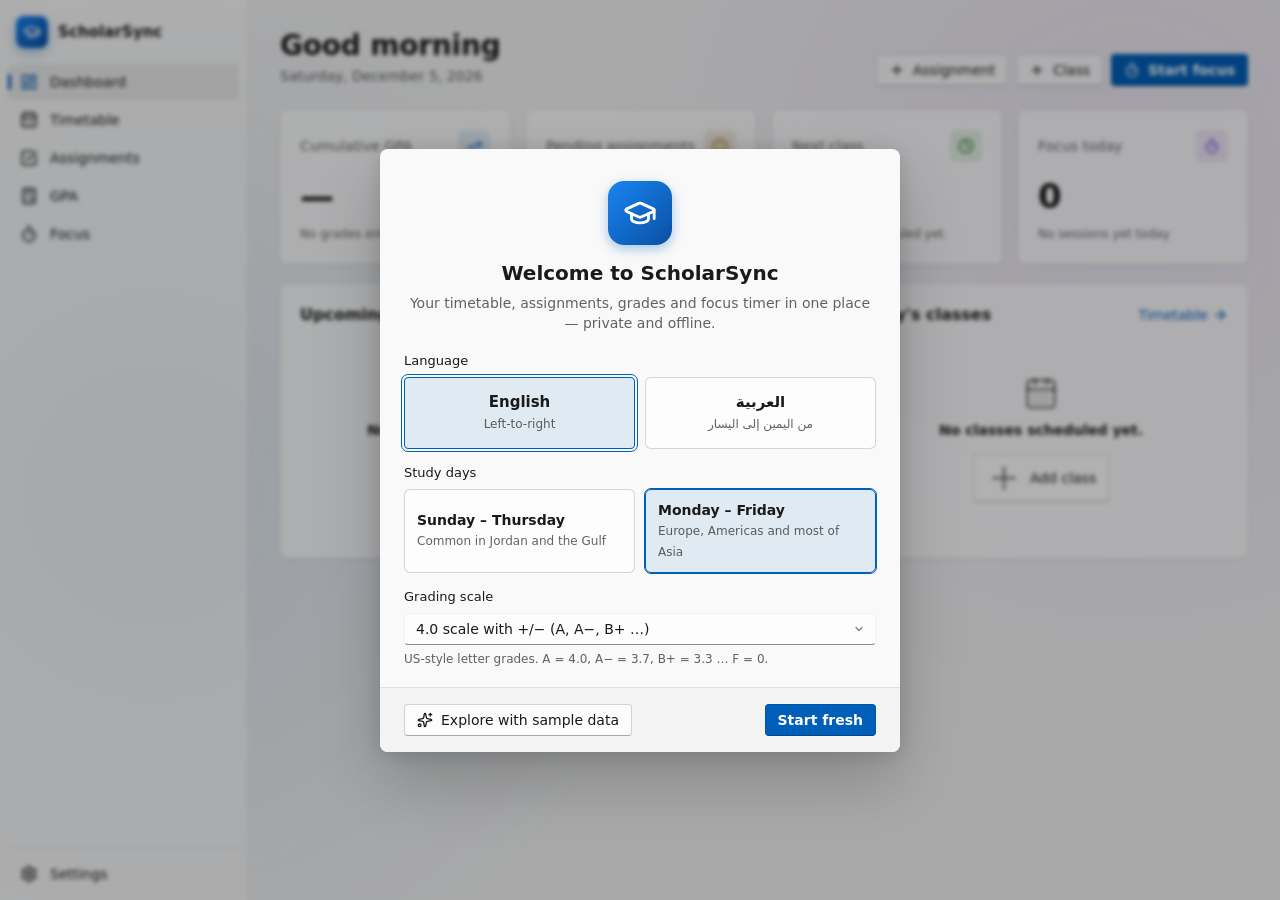
<file: index.html>
<!DOCTYPE html>
<html lang="en" dir="ltr" data-theme="dark">
<head>
  <meta charset="utf-8">
  <meta name="viewport" content="width=device-width, initial-scale=1, viewport-fit=cover">
  <title>ScholarSync</title>
  <meta name="description" content="ScholarSync — the student planner for Windows: weekly timetable, assignment tracker, GPA calculator and focus timer. Works fully offline, in English and Arabic.">
  <meta name="application-name" content="ScholarSync">
  <meta name="theme-color" content="#202020">
  <meta name="color-scheme" content="dark light">
  <link rel="manifest" href="manifest.webmanifest">
  <link rel="icon" href="icons/favicon.ico" sizes="any">
  <link rel="icon" type="image/png" sizes="32x32" href="icons/icon-32.png">
  <link rel="icon" type="image/png" sizes="192x192" href="icons/icon-192.png">
  <link rel="apple-touch-icon" href="icons/apple-touch-icon.png">
  <link rel="stylesheet" href="css/app.css">
  <script>
    /* Apply the saved theme and language before first paint (prevents a flash). */
    (function () {
      try {
        var raw = localStorage.getItem('scholarsync.v2');
        var s = raw ? (JSON.parse(raw).settings || {}) : {};
        var theme = s.theme || 'system';
        if (theme === 'system') theme = window.matchMedia('(prefers-color-scheme: dark)').matches ? 'dark' : 'light';
        document.documentElement.setAttribute('data-theme', theme);
        var lang = s.language || (((navigator.language || '').toLowerCase().indexOf('ar') === 0) ? 'ar' : 'en');
        document.documentElement.lang = lang;
        document.documentElement.dir = lang === 'ar' ? 'rtl' : 'ltr';
      } catch (e) { /* ignore */ }
    })();
  </script>
</head>
<body>
  <div class="ambient" aria-hidden="true"></div>

  <!-- Title bar strip, shown only when the installed app uses Window Controls Overlay -->
  <div class="titlebar" aria-hidden="true">
    <span data-icon="graduation-cap"></span>
    <span class="titlebar-title">ScholarSync</span>
  </div>

  <div class="app" id="app">
    <!-- ===================== Navigation ===================== -->
    <nav class="nav" aria-label="Main navigation">
      <div class="nav-brand">
        <div class="brand-mark" aria-hidden="true"><span data-icon="graduation-cap"></span></div>
        <span class="brand-name">ScholarSync</span>
      </div>
      <ul class="nav-list">
        <li><button class="nav-item is-active" data-view="dashboard" type="button"><span data-icon="layout-dashboard"></span><span class="nav-label" data-i18n="nav.dashboard">Dashboard</span></button></li>
        <li><button class="nav-item" data-view="timetable" type="button"><span data-icon="calendar-days"></span><span class="nav-label" data-i18n="nav.timetable">Timetable</span></button></li>
        <li><button class="nav-item" data-view="assignments" type="button"><span data-icon="square-check-big"></span><span class="nav-label" data-i18n="nav.assignments">Assignments</span><span class="nav-badge" id="nav-badge-assignments" hidden>0</span></button></li>
        <li><button class="nav-item" data-view="gpa" type="button"><span data-icon="calculator"></span><span class="nav-label" data-i18n="nav.gpa">GPA</span></button></li>
        <li><button class="nav-item" data-view="focus" type="button"><span data-icon="timer"></span><span class="nav-label" data-i18n="nav.focus">Focus</span></button></li>
      </ul>
      <div class="nav-footer">
        <button class="nav-item" data-view="settings" type="button"><span data-icon="settings"></span><span class="nav-label" data-i18n="nav.settings">Settings</span></button>
      </div>
    </nav>

    <!-- ===================== Content ===================== -->
    <main class="content" id="content">

      <!-- ---------- Dashboard ---------- -->
      <section class="view page" id="view-dashboard">
        <header class="page-header">
          <div>
            <h1 class="title" id="dash-greeting">Welcome</h1>
            <p class="subtitle" id="dash-date"></p>
          </div>
          <div class="header-actions">
            <button class="btn" type="button" data-action="add-assignment"><span data-icon="plus"></span><span data-i18n="dash.addAssignment">Assignment</span></button>
            <button class="btn" type="button" data-action="add-class"><span data-icon="plus"></span><span data-i18n="dash.addClass">Class</span></button>
            <button class="btn accent" type="button" data-action="go-focus"><span data-icon="timer"></span><span data-i18n="dash.startFocus">Start focus</span></button>
          </div>
        </header>

        <div class="stats-grid">
          <article class="card stat">
            <div class="stat-head"><span data-i18n="dash.gpa">Cumulative GPA</span><span class="stat-icon blue"><span data-icon="trending-up"></span></span></div>
            <div class="stat-value num" id="stat-gpa">—</div>
            <div class="stat-foot" id="stat-gpa-foot"></div>
          </article>
          <article class="card stat">
            <div class="stat-head"><span data-i18n="dash.pending">Pending assignments</span><span class="stat-icon amber"><span data-icon="circle-alert"></span></span></div>
            <div class="stat-value num" id="stat-pending">0</div>
            <div class="stat-foot" id="stat-pending-foot"></div>
          </article>
          <article class="card stat">
            <div class="stat-head"><span data-i18n="dash.nextClass">Next class</span><span class="stat-icon green"><span data-icon="clock"></span></span></div>
            <div class="stat-value small" id="stat-next-class">—</div>
            <div class="stat-foot" id="stat-next-foot"></div>
          </article>
          <article class="card stat">
            <div class="stat-head"><span data-i18n="dash.focusToday">Focus today</span><span class="stat-icon purple"><span data-icon="timer"></span></span></div>
            <div class="stat-value num" id="stat-focus">0</div>
            <div class="stat-foot" id="stat-focus-foot"></div>
          </article>
        </div>

        <div class="dash-grid">
          <article class="card">
            <div class="card-head">
              <h2 class="h2" data-i18n="dash.deadlines">Upcoming deadlines</h2>
              <button class="link" type="button" data-view-link="assignments"><span data-i18n="dash.viewAll">View all</span><span data-icon="arrow-right" class="flip-wrap"></span></button>
            </div>
            <div class="list" id="dash-deadlines"></div>
          </article>
          <article class="card">
            <div class="card-head">
              <h2 class="h2" id="dash-classes-title" data-i18n="dash.todayClasses">Today's classes</h2>
              <button class="link" type="button" data-view-link="timetable"><span data-i18n="dash.timetable">Timetable</span><span data-icon="arrow-right" class="flip-wrap"></span></button>
            </div>
            <div class="list" id="dash-classes"></div>
          </article>
        </div>
      </section>

      <!-- ---------- Timetable ---------- -->
      <section class="view page" id="view-timetable" hidden>
        <header class="page-header">
          <div>
            <h1 class="title" data-i18n="tt.title">Timetable</h1>
            <p class="subtitle" data-i18n="tt.subtitle">Your weekly classes, lectures and labs.</p>
          </div>
          <div class="header-actions">
            <div class="segmented" role="tablist" id="tt-mode">
              <button type="button" class="is-active" data-tt-mode="day" role="tab" data-i18n="tt.day">Day</button>
              <button type="button" data-tt-mode="week" role="tab" data-i18n="tt.week">Week</button>
            </div>
            <button class="btn accent" type="button" data-action="add-class"><span data-icon="plus"></span><span data-i18n="tt.addClass">Add class</span></button>
          </div>
        </header>
        <div id="tt-day-view">
          <div class="chips" id="tt-day-tabs"></div>
          <div class="tt-cards" id="tt-day-list"></div>
        </div>
        <div id="tt-week-view" hidden>
          <div class="card week" id="tt-week"></div>
        </div>
      </section>

      <!-- ---------- Assignments ---------- -->
      <section class="view page" id="view-assignments" hidden>
        <header class="page-header">
          <div>
            <h1 class="title" data-i18n="as.title">Assignments</h1>
            <p class="subtitle" data-i18n="as.subtitle">Homework, projects and exams — never miss a deadline.</p>
          </div>
          <div class="header-actions">
            <button class="btn accent" type="button" data-action="add-assignment"><span data-icon="plus"></span><span data-i18n="as.add">Add assignment</span></button>
          </div>
        </header>
        <div class="chips" id="as-filters">
          <button type="button" class="chip is-active" data-filter="all"><span data-i18n="as.filter.all">All</span> <span class="count" id="as-count-all"></span></button>
          <button type="button" class="chip" data-filter="pending"><span data-i18n="as.filter.pending">Pending</span> <span class="count" id="as-count-pending"></span></button>
          <button type="button" class="chip" data-filter="overdue"><span data-i18n="as.filter.overdue">Overdue</span> <span class="count" id="as-count-overdue"></span></button>
          <button type="button" class="chip" data-filter="completed"><span data-i18n="as.filter.completed">Completed</span> <span class="count" id="as-count-completed"></span></button>
        </div>
        <div class="card flat list-sections" id="as-list"></div>
      </section>

      <!-- ---------- GPA ---------- -->
      <section class="view page" id="view-gpa" hidden>
        <header class="page-header">
          <div>
            <h1 class="title" data-i18n="gpa.title">GPA calculator</h1>
            <p class="subtitle" data-i18n="gpa.subtitle">Track every semester and your cumulative standing.</p>
          </div>
          <div class="header-actions">
            <select class="select" id="gpa-semester" aria-label="Semester" style="min-width: 180px; width: auto;"></select>
            <button class="btn icon-only" type="button" data-action="add-semester" data-i18n-title="gpa.addSemester"><span data-icon="plus"></span></button>
            <button class="btn icon-only" type="button" data-action="rename-semester" data-i18n-title="gpa.renameSemester"><span data-icon="pencil"></span></button>
            <button class="btn icon-only" type="button" data-action="delete-semester" data-i18n-title="gpa.deleteSemester"><span data-icon="trash-2"></span></button>
            <button class="btn accent" type="button" data-action="add-course"><span data-icon="plus"></span><span data-i18n="gpa.addCourse">Add course</span></button>
          </div>
        </header>

        <div class="stats-grid">
          <article class="card stat gpa-hero">
            <span class="muted strong" data-i18n="gpa.semesterGpa">Semester GPA</span>
            <div class="big num" id="gpa-semester-value">—</div>
            <span class="caption" id="gpa-semester-credits"></span>
          </article>
          <article class="card stat gpa-hero">
            <span class="muted strong" data-i18n="gpa.cumulative">Cumulative GPA</span>
            <div class="big num" id="gpa-cumulative-value">—</div>
            <span class="caption" id="gpa-cumulative-credits"></span>
          </article>
          <article class="card stat gpa-hero">
            <span class="muted strong" data-i18n="gpa.scaleLabel">Grading scale</span>
            <div class="h2" id="gpa-scale-name" style="margin-top: 10px;"></div>
            <button class="link" type="button" data-view-link="settings" style="margin-top: 6px;"><span data-i18n="gpa.changeScale">Change in Settings</span></button>
          </article>
        </div>

        <div class="gpa-layout">
          <article class="card flat">
            <table class="table" id="gpa-table">
              <thead>
                <tr>
                  <th data-i18n="gpa.course">Course</th>
                  <th class="num" data-i18n="gpa.credits">Credits</th>
                  <th data-i18n="gpa.grade">Grade</th>
                  <th class="num" data-i18n="gpa.points">Points</th>
                  <th></th>
                </tr>
              </thead>
              <tbody id="gpa-rows"></tbody>
            </table>
            <div id="gpa-empty"></div>
          </article>
          <aside class="card">
            <h2 class="h3" data-i18n="gpa.planner">Target planner</h2>
            <p class="hint" style="margin: 4px 0 14px;" data-i18n="gpa.plannerHint">See the average you need in your remaining credits to reach a target cumulative GPA.</p>
            <div class="field" style="margin-bottom: 10px;">
              <label for="plan-target" data-i18n="gpa.target">Target cumulative GPA</label>
              <input class="input" type="number" id="plan-target" step="0.01" min="0" inputmode="decimal">
            </div>
            <div class="field">
              <label for="plan-credits" data-i18n="gpa.remainingCredits">Remaining credits</label>
              <input class="input" type="number" id="plan-credits" step="1" min="1" inputmode="numeric" value="15">
            </div>
            <div class="planner-result" id="plan-result"></div>
          </aside>
        </div>
      </section>

      <!-- ---------- Focus timer ---------- -->
      <section class="view page" id="view-focus" hidden>
        <header class="page-header">
          <div>
            <h1 class="title" data-i18n="focus.title">Focus timer</h1>
            <p class="subtitle" data-i18n="focus.subtitle">Work in focused sessions with the Pomodoro technique.</p>
          </div>
        </header>
        <div class="focus-layout">
          <article class="card timer-card">
            <div class="segmented" id="timer-modes" role="tablist">
              <button type="button" class="is-active" data-mode="work" role="tab" data-i18n="focus.mode.work">Focus</button>
              <button type="button" data-mode="short" role="tab" data-i18n="focus.mode.short">Short break</button>
              <button type="button" data-mode="long" role="tab" data-i18n="focus.mode.long">Long break</button>
            </div>
            <div class="ring-wrap">
              <svg viewBox="0 0 100 100" aria-hidden="true">
                <circle class="ring-track" cx="50" cy="50" r="46" fill="none" stroke-width="3"></circle>
                <circle class="ring-progress" id="ring-progress" cx="50" cy="50" r="46" fill="none" stroke-width="5" stroke-linecap="round" stroke-dasharray="289.03" stroke-dashoffset="0"></circle>
              </svg>
              <div class="ring-center">
                <div class="timer-display num" id="timer-display">25:00</div>
                <div class="timer-label" id="timer-label" data-i18n="focus.label.work">Focus session</div>
                <div class="timer-task" id="timer-task"></div>
              </div>
            </div>
            <div class="timer-controls">
              <button class="btn-circle" type="button" id="btn-timer-reset" data-i18n-title="focus.reset"><span data-icon="rotate-ccw"></span></button>
              <button class="btn-big" type="button" id="btn-timer-toggle" data-i18n-title="focus.start"><span data-icon="play" id="timer-toggle-icon"></span></button>
              <button class="btn-circle" type="button" id="btn-timer-skip" data-i18n-title="focus.skip"><span data-icon="skip-forward" class="flip-wrap"></span></button>
            </div>
            <div class="cycle-dots" id="cycle-dots" aria-hidden="true"></div>
            <p class="hint" id="timer-stats"></p>
          </article>

          <div class="focus-side">
            <article class="card">
              <div class="card-head" style="margin-bottom: 10px;"><h2 class="h3" data-i18n="focus.focusingOn">Focusing on</h2></div>
              <select class="select" id="focus-task"></select>
            </article>
            <article class="card">
              <div class="card-head" style="margin-bottom: 10px;"><h2 class="h3" data-i18n="focus.sounds">Ambient sounds</h2><button class="btn subtle icon-only sm" type="button" id="btn-sound-off" data-i18n-title="focus.soundOff" hidden><span data-icon="volume-x"></span></button></div>
              <div class="sound-grid" id="sound-grid">
                <button type="button" class="sound-btn" data-sound="rain"><span data-icon="cloud-rain"></span><span data-i18n="focus.sound.rain">Rain</span></button>
                <button type="button" class="sound-btn" data-sound="cafe"><span data-icon="coffee"></span><span data-i18n="focus.sound.cafe">Café</span></button>
                <button type="button" class="sound-btn" data-sound="white"><span data-icon="waves"></span><span data-i18n="focus.sound.white">White noise</span></button>
                <button type="button" class="sound-btn" data-sound="brown"><span data-icon="audio-lines"></span><span data-i18n="focus.sound.brown">Brown noise</span></button>
              </div>
              <div class="field" style="margin-top: 14px;">
                <label for="sound-volume" class="caption" data-i18n="focus.volume">Volume</label>
                <input type="range" class="range" id="sound-volume" min="0" max="100" value="60">
              </div>
            </article>
            <article class="card">
              <div class="card-head" style="margin-bottom: 10px;"><h2 class="h3" data-i18n="focus.durations">Durations (minutes)</h2></div>
              <div class="duration-grid">
                <div class="field"><label for="dur-work" data-i18n="focus.mode.work">Focus</label><input class="input" type="number" id="dur-work" min="1" max="180" inputmode="numeric"></div>
                <div class="field"><label for="dur-short" data-i18n="focus.mode.short">Short break</label><input class="input" type="number" id="dur-short" min="1" max="60" inputmode="numeric"></div>
                <div class="field"><label for="dur-long" data-i18n="focus.mode.long">Long break</label><input class="input" type="number" id="dur-long" min="1" max="120" inputmode="numeric"></div>
              </div>
              <p class="hint" style="margin-top: 10px;" id="focus-long-every"></p>
            </article>
          </div>
        </div>
      </section>

      <!-- ---------- Settings ---------- -->
      <section class="view page" id="view-settings" hidden>
        <header class="page-header">
          <div>
            <h1 class="title" data-i18n="settings.title">Settings</h1>
            <p class="subtitle" data-i18n="settings.subtitle">Make ScholarSync fit the way you study.</p>
          </div>
        </header>

        <div class="settings-group">
          <h2 class="h3" data-i18n="settings.appearance">Appearance</h2>
          <div class="card settings-card">
            <div class="setting-row">
              <div class="setting-text"><div class="setting-title" data-i18n="settings.language">Language</div><div class="setting-desc" data-i18n="settings.languageDesc">Interface language and layout direction.</div></div>
              <div class="setting-control"><select class="select" id="set-language"><option value="en">English</option><option value="ar">العربية</option></select></div>
            </div>
            <div class="setting-row">
              <div class="setting-text"><div class="setting-title" data-i18n="settings.theme">App theme</div><div class="setting-desc" data-i18n="settings.themeDesc">Follow Windows or pick light or dark.</div></div>
              <div class="setting-control"><select class="select" id="set-theme"><option value="system" data-i18n="settings.theme.system">Use system setting</option><option value="light" data-i18n="settings.theme.light">Light</option><option value="dark" data-i18n="settings.theme.dark">Dark</option></select></div>
            </div>
            <div class="setting-row">
              <div class="setting-text"><div class="setting-title" data-i18n="settings.timeFormat">Time format</div><div class="setting-desc" data-i18n="settings.timeFormatDesc">How class times are displayed.</div></div>
              <div class="setting-control"><select class="select" id="set-timeformat"><option value="12" data-i18n="settings.time12">12-hour (9:00 AM)</option><option value="24" data-i18n="settings.time24">24-hour (09:00)</option></select></div>
            </div>
          </div>
        </div>

        <div class="settings-group">
          <h2 class="h3" data-i18n="settings.week">Study week</h2>
          <div class="card settings-card">
            <div class="setting-row column">
              <div class="setting-text"><div class="setting-title" data-i18n="settings.studyDays">Study days</div><div class="setting-desc" data-i18n="settings.studyDaysDesc">Days shown in your timetable. Choose Sunday–Thursday, Monday–Friday or any combination.</div></div>
              <div class="setting-control"><div class="day-toggles" id="set-days"></div></div>
            </div>
            <div class="setting-row">
              <div class="setting-text"><div class="setting-title" data-i18n="settings.weekStart">Week starts on</div><div class="setting-desc" data-i18n="settings.weekStartDesc">The first day shown in the week view.</div></div>
              <div class="setting-control"><select class="select" id="set-weekstart"><option value="6"></option><option value="0"></option><option value="1"></option></select></div>
            </div>
          </div>
        </div>

        <div class="settings-group">
          <h2 class="h3" data-i18n="settings.grades">Grades</h2>
          <div class="card settings-card">
            <div class="setting-row">
              <div class="setting-text"><div class="setting-title" data-i18n="settings.gpaScale">Grading scale</div><div class="setting-desc" id="set-scale-desc"></div></div>
              <div class="setting-control"><select class="select" id="set-scale"></select></div>
            </div>
          </div>
        </div>

        <div class="settings-group">
          <h2 class="h3" data-i18n="settings.timer">Focus timer</h2>
          <div class="card settings-card">
            <div class="setting-row">
              <div class="setting-text"><div class="setting-title" data-i18n="settings.longEvery">Long break after</div><div class="setting-desc" data-i18n="settings.longEveryDesc">Number of focus sessions before a long break.</div></div>
              <div class="setting-control"><input class="input narrow" type="number" id="set-longevery" min="2" max="8" inputmode="numeric"><span class="muted" data-i18n="settings.sessions">sessions</span></div>
            </div>
            <div class="setting-row">
              <div class="setting-text"><div class="setting-title" data-i18n="settings.autoBreaks">Auto-start breaks</div><div class="setting-desc" data-i18n="settings.autoBreaksDesc">Start the break as soon as a focus session ends.</div></div>
              <div class="setting-control"><label class="switch"><input type="checkbox" id="set-autobreaks"><span class="track"></span></label></div>
            </div>
            <div class="setting-row">
              <div class="setting-text"><div class="setting-title" data-i18n="settings.autoWork">Auto-start focus</div><div class="setting-desc" data-i18n="settings.autoWorkDesc">Start the next focus session when a break ends.</div></div>
              <div class="setting-control"><label class="switch"><input type="checkbox" id="set-autowork"><span class="track"></span></label></div>
            </div>
            <div class="setting-row">
              <div class="setting-text"><div class="setting-title" data-i18n="settings.sound">Completion sound</div><div class="setting-desc" data-i18n="settings.soundDesc">Play a gentle chime when a session ends.</div></div>
              <div class="setting-control"><label class="switch"><input type="checkbox" id="set-sound"><span class="track"></span></label></div>
            </div>
            <div class="setting-row">
              <div class="setting-text"><div class="setting-title" data-i18n="settings.notifications">Notifications</div><div class="setting-desc" id="set-notif-desc"></div></div>
              <div class="setting-control"><button class="btn" type="button" id="btn-notif-enable" hidden data-i18n="settings.enableNotif">Allow notifications</button><label class="switch"><input type="checkbox" id="set-notifications"><span class="track"></span></label></div>
            </div>
          </div>
        </div>

        <div class="settings-group">
          <h2 class="h3" data-i18n="settings.data">Your data</h2>
          <div class="card settings-card">
            <div class="setting-row">
              <div class="setting-text"><div class="setting-title" data-i18n="settings.export">Export backup</div><div class="setting-desc" data-i18n="settings.exportDesc">Save all your classes, assignments and grades to a file you can keep or move to another PC.</div></div>
              <div class="setting-control"><button class="btn" type="button" data-action="export"><span data-icon="download"></span><span data-i18n="settings.exportBtn">Export</span></button></div>
            </div>
            <div class="setting-row">
              <div class="setting-text"><div class="setting-title" data-i18n="settings.import">Restore from backup</div><div class="setting-desc" data-i18n="settings.importDesc">Replace the current data with a ScholarSync backup file.</div></div>
              <div class="setting-control"><button class="btn" type="button" data-action="import"><span data-icon="upload"></span><span data-i18n="settings.importBtn">Restore</span></button></div>
            </div>
            <div class="setting-row">
              <div class="setting-text"><div class="setting-title" data-i18n="settings.sample">Load sample data</div><div class="setting-desc" data-i18n="settings.sampleDesc">Fill the app with example classes, tasks and grades to explore it.</div></div>
              <div class="setting-control"><button class="btn" type="button" data-action="sample"><span data-icon="sparkles"></span><span data-i18n="settings.sampleBtn">Load</span></button></div>
            </div>
            <div class="setting-row">
              <div class="setting-text"><div class="setting-title text-danger" data-i18n="settings.erase">Erase all data</div><div class="setting-desc" data-i18n="settings.eraseDesc">Permanently delete everything stored by ScholarSync on this device.</div></div>
              <div class="setting-control"><button class="btn danger" type="button" data-action="erase"><span data-icon="trash-2"></span><span data-i18n="settings.eraseBtn">Erase</span></button></div>
            </div>
          </div>
        </div>

        <div class="settings-group">
          <h2 class="h3" data-i18n="settings.about">About</h2>
          <div class="card settings-card">
            <div class="about">
              <div class="brand-mark" aria-hidden="true"><span data-icon="graduation-cap"></span></div>
              <div>
                <div class="strong">ScholarSync <span class="muted" id="about-version"></span></div>
                <div class="caption" data-i18n="settings.aboutText">Your private student planner. Everything stays on this device — no account, no tracking.</div>
                <div class="about-links">
                  <a href="privacy.html" target="_blank" rel="noopener" id="link-privacy"><span data-i18n="settings.privacy">Privacy policy</span></a>
                  <a href="mailto:haymohsen@gmail.com?subject=ScholarSync" id="link-support"><span data-i18n="settings.support">Contact support</span></a>
                </div>
              </div>
            </div>
          </div>
        </div>
      </section>
    </main>
  </div>

  <!-- ===================== Dialogs ===================== -->
  <dialog class="dialog" id="dlg-class" aria-labelledby="dlg-class-title">
    <form id="form-class" method="dialog" novalidate>
      <div class="dialog-head"><h2 class="h2" id="dlg-class-title" data-i18n="dialog.class.add">Add class</h2><button class="btn subtle icon-only" type="button" data-close data-i18n-title="dialog.close"><span data-icon="x"></span></button></div>
      <div class="dialog-body">
        <input type="hidden" id="cf-id">
        <div class="field"><label for="cf-name" data-i18n="dialog.class.name">Course name</label><input class="input" id="cf-name" required maxlength="80" data-i18n-ph="dialog.class.namePh" placeholder="e.g. Calculus II"></div>
        <div class="form-grid">
          <div class="field"><label for="cf-day" data-i18n="dialog.class.day">Day</label><select class="select" id="cf-day"></select></div>
          <div class="field"><label for="cf-location" data-i18n="dialog.class.location">Room / location</label><input class="input" id="cf-location" maxlength="60" data-i18n-ph="dialog.class.locationPh" placeholder="e.g. Hall B 204"></div>
          <div class="field"><label for="cf-start" data-i18n="dialog.class.start">Start time</label><input class="input" type="time" id="cf-start" required></div>
          <div class="field"><label for="cf-end" data-i18n="dialog.class.end">End time</label><input class="input" type="time" id="cf-end" required></div>
          <div class="field span-2"><label for="cf-instructor" data-i18n="dialog.class.instructor">Instructor (optional)</label><input class="input" id="cf-instructor" maxlength="60"></div>
          <div class="field span-2"><span class="label" data-i18n="dialog.class.color">Color</span><div class="swatches" id="cf-colors"></div><input type="hidden" id="cf-color"></div>
        </div>
        <div class="error-text" id="cf-error"></div>
      </div>
      <div class="dialog-foot space">
        <button class="btn danger" type="button" id="cf-delete" hidden><span data-icon="trash-2"></span><span data-i18n="dialog.delete">Delete</span></button>
        <div style="display:flex; gap:8px; margin-inline-start:auto;">
          <button class="btn" type="button" data-close data-i18n="dialog.cancel">Cancel</button>
          <button class="btn accent" type="submit" data-i18n="dialog.save">Save</button>
        </div>
      </div>
    </form>
  </dialog>

  <dialog class="dialog" id="dlg-assignment" aria-labelledby="dlg-assignment-title">
    <form id="form-assignment" method="dialog" novalidate>
      <div class="dialog-head"><h2 class="h2" id="dlg-assignment-title" data-i18n="dialog.assignment.add">Add assignment</h2><button class="btn subtle icon-only" type="button" data-close data-i18n-title="dialog.close"><span data-icon="x"></span></button></div>
      <div class="dialog-body">
        <input type="hidden" id="af-id">
        <div class="field"><label for="af-title" data-i18n="dialog.assignment.title">Title</label><input class="input" id="af-title" required maxlength="120" data-i18n-ph="dialog.assignment.titlePh" placeholder="e.g. Problem set 4"></div>
        <div class="form-grid">
          <div class="field span-2"><label for="af-course" data-i18n="dialog.assignment.course">Course (optional)</label><input class="input" id="af-course" list="course-names" maxlength="80"><datalist id="course-names"></datalist></div>
          <div class="field"><label for="af-due" data-i18n="dialog.assignment.due">Due date</label><input class="input" type="date" id="af-due" required></div>
          <div class="field"><label for="af-time" data-i18n="dialog.assignment.time">Due time (optional)</label><input class="input" type="time" id="af-time"></div>
          <div class="field span-2"><label for="af-priority" data-i18n="dialog.assignment.priority">Priority</label>
            <select class="select" id="af-priority"><option value="low" data-i18n="as.priority.low">Low</option><option value="normal" selected data-i18n="as.priority.normal">Normal</option><option value="high" data-i18n="as.priority.high">High</option></select></div>
          <div class="field span-2"><label for="af-notes" data-i18n="dialog.assignment.notes">Notes (optional)</label><textarea class="textarea" id="af-notes" maxlength="1000"></textarea></div>
        </div>
        <div class="error-text" id="af-error"></div>
      </div>
      <div class="dialog-foot space">
        <button class="btn danger" type="button" id="af-delete" hidden><span data-icon="trash-2"></span><span data-i18n="dialog.delete">Delete</span></button>
        <div style="display:flex; gap:8px; margin-inline-start:auto;">
          <button class="btn" type="button" data-close data-i18n="dialog.cancel">Cancel</button>
          <button class="btn accent" type="submit" data-i18n="dialog.save">Save</button>
        </div>
      </div>
    </form>
  </dialog>

  <dialog class="dialog" id="dlg-course" aria-labelledby="dlg-course-title">
    <form id="form-course" method="dialog" novalidate>
      <div class="dialog-head"><h2 class="h2" id="dlg-course-title" data-i18n="dialog.course.add">Add course</h2><button class="btn subtle icon-only" type="button" data-close data-i18n-title="dialog.close"><span data-icon="x"></span></button></div>
      <div class="dialog-body">
        <input type="hidden" id="gf-id">
        <div class="field"><label for="gf-name" data-i18n="dialog.course.name">Course name</label><input class="input" id="gf-name" required maxlength="80" list="course-names-2" data-i18n-ph="dialog.course.namePh" placeholder="e.g. Physics I"><datalist id="course-names-2"></datalist></div>
        <div class="form-grid">
          <div class="field"><label for="gf-credits" data-i18n="dialog.course.credits">Credit hours</label><input class="input" type="number" id="gf-credits" required min="0.5" max="30" step="0.5" value="3" inputmode="decimal"></div>
          <div class="field"><label for="gf-grade" data-i18n="dialog.course.grade">Grade</label><div id="gf-grade-wrap"></div></div>
          <div class="field span-2"><label for="gf-semester" data-i18n="dialog.course.semester">Semester</label><select class="select" id="gf-semester"></select></div>
        </div>
        <div class="error-text" id="gf-error"></div>
      </div>
      <div class="dialog-foot space">
        <button class="btn danger" type="button" id="gf-delete" hidden><span data-icon="trash-2"></span><span data-i18n="dialog.delete">Delete</span></button>
        <div style="display:flex; gap:8px; margin-inline-start:auto;">
          <button class="btn" type="button" data-close data-i18n="dialog.cancel">Cancel</button>
          <button class="btn accent" type="submit" data-i18n="dialog.save">Save</button>
        </div>
      </div>
    </form>
  </dialog>

  <dialog class="dialog" id="dlg-semester" aria-labelledby="dlg-semester-title">
    <form id="form-semester" method="dialog" novalidate>
      <div class="dialog-head"><h2 class="h2" id="dlg-semester-title" data-i18n="dialog.semester.add">Add semester</h2><button class="btn subtle icon-only" type="button" data-close data-i18n-title="dialog.close"><span data-icon="x"></span></button></div>
      <div class="dialog-body">
        <input type="hidden" id="sf-id">
        <div class="field"><label for="sf-name" data-i18n="dialog.semester.name">Semester name</label><input class="input" id="sf-name" required maxlength="40" data-i18n-ph="dialog.semester.namePh" placeholder="e.g. Fall 2026"></div>
        <div class="error-text" id="sf-error"></div>
      </div>
      <div class="dialog-foot">
        <button class="btn" type="button" data-close data-i18n="dialog.cancel">Cancel</button>
        <button class="btn accent" type="submit" data-i18n="dialog.save">Save</button>
      </div>
    </form>
  </dialog>

  <dialog class="dialog" id="dlg-confirm" aria-labelledby="confirm-title">
    <div class="dialog-head"><h2 class="h2" id="confirm-title"></h2></div>
    <div class="dialog-body"><p id="confirm-text" class="muted"></p></div>
    <div class="dialog-foot">
      <button class="btn" type="button" data-close data-i18n="dialog.cancel">Cancel</button>
      <button class="btn danger-fill" type="button" id="confirm-ok"></button>
    </div>
  </dialog>

  <dialog class="dialog" id="dlg-welcome" aria-labelledby="welcome-title">
    <div class="dialog-body" style="padding-top: 24px;">
      <div class="welcome-hero">
        <div class="brand-mark" aria-hidden="true"><span data-icon="graduation-cap"></span></div>
        <h2 class="h2" id="welcome-title" data-i18n="welcome.title">Welcome to ScholarSync</h2>
        <p class="muted" style="margin-top: 6px;" data-i18n="welcome.text">Your timetable, assignments, grades and focus timer in one place — private and offline.</p>
      </div>
      <div class="field"><span class="label" data-i18n="welcome.language">Language</span>
        <div class="lang-grid">
          <button type="button" class="lang-btn" data-lang="en">English<small>Left-to-right</small></button>
          <button type="button" class="lang-btn" data-lang="ar">العربية<small>من اليمين إلى اليسار</small></button>
        </div>
      </div>
      <div class="field"><span class="label" data-i18n="welcome.studyDays">Study days</span>
        <div class="preset-grid">
          <button type="button" class="preset-btn" data-preset="sunthu"><span class="strong" data-i18n="welcome.preset.sunThu">Sunday – Thursday</span><small data-i18n="welcome.preset.sunThuHint">Common in Jordan and the Gulf</small></button>
          <button type="button" class="preset-btn" data-preset="monfri"><span class="strong" data-i18n="welcome.preset.monFri">Monday – Friday</span><small data-i18n="welcome.preset.monFriHint">Europe, Americas and most of Asia</small></button>
        </div>
      </div>
      <div class="field"><label for="welcome-scale" data-i18n="welcome.gpaScale">Grading scale</label><select class="select" id="welcome-scale"></select><span class="caption" id="welcome-scale-desc"></span></div>
    </div>
    <div class="dialog-foot space">
      <button class="btn" type="button" id="welcome-sample"><span data-icon="sparkles"></span><span data-i18n="welcome.sample">Explore with sample data</span></button>
      <button class="btn accent" type="button" id="welcome-start" data-i18n="welcome.start">Start fresh</button>
    </div>
  </dialog>

  <div class="toasts" id="toasts" role="status" aria-live="polite"></div>
  <input type="file" id="import-file" accept="application/json,.json" hidden>

  <script src="js/icons.js"></script>
  <script src="js/i18n.js"></script>
  <script src="js/store.js"></script>
  <script src="js/audio.js"></script>
  <script src="js/app.js"></script>
</body>
</html>
</file>
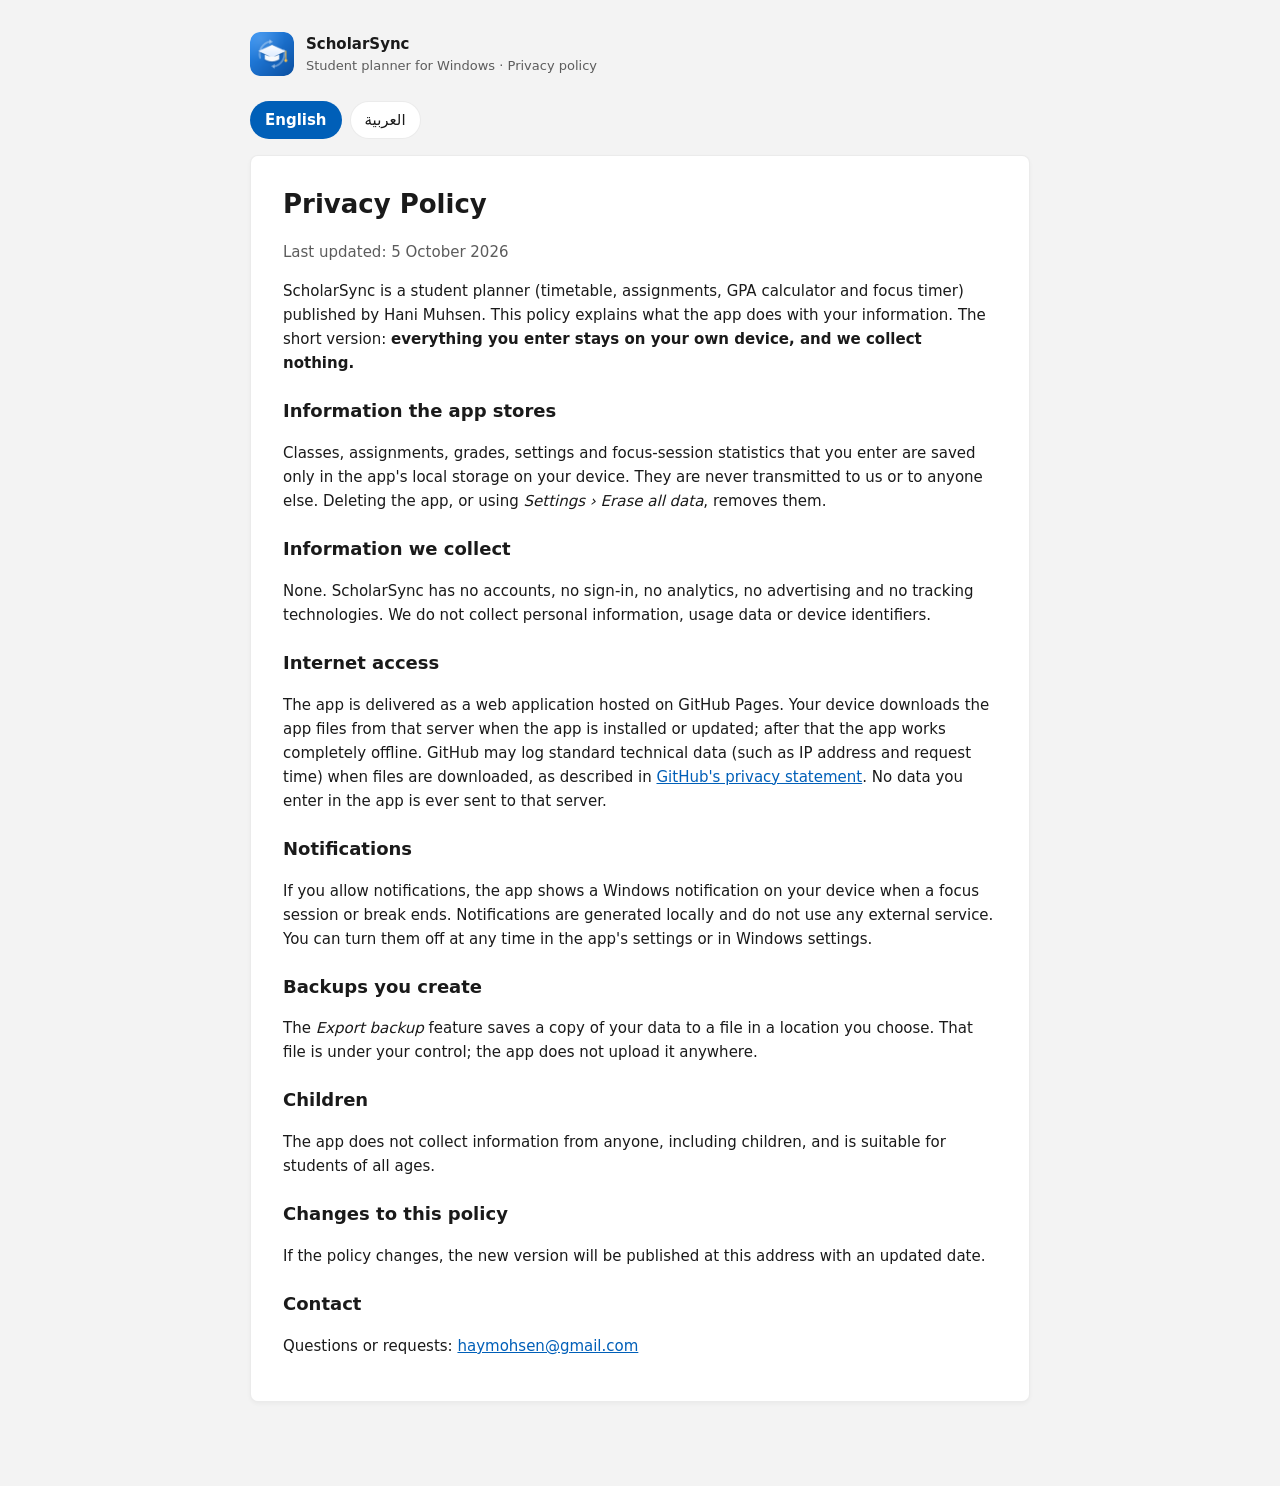
<file: privacy.html>
<!DOCTYPE html>
<html lang="en">
<head>
  <meta charset="utf-8">
  <meta name="viewport" content="width=device-width, initial-scale=1">
  <title>ScholarSync – Privacy Policy</title>
  <meta name="description" content="Privacy policy for the ScholarSync student planner app for Windows.">
  <link rel="icon" href="icons/icon-32.png" type="image/png">
  <meta name="color-scheme" content="light dark">
  <style>
    :root { color-scheme: light dark; --bg: #f3f3f3; --card: #fff; --text: #1a1a1a; --muted: #5c5c5c; --accent: #005fb8; --border: rgba(0,0,0,.08); }
    @media (prefers-color-scheme: dark) { :root { --bg: #202020; --card: #2b2b2b; --text: #fff; --muted: rgba(255,255,255,.72); --accent: #60cdff; --border: rgba(255,255,255,.08); } }
    * { box-sizing: border-box; }
    body { margin: 0; background: var(--bg); color: var(--text); font: 15px/1.6 "Segoe UI Variable Text", "Segoe UI", system-ui, -apple-system, "Noto Sans Arabic", sans-serif; }
    .wrap { max-width: 820px; margin: 0 auto; padding: 32px 20px 64px; }
    .card { background: var(--card); border: 1px solid var(--border); border-radius: 8px; padding: 28px 32px; margin-bottom: 20px; box-shadow: 0 2px 4px rgba(0,0,0,.04); }
    h1 { font-size: 26px; margin: 0 0 4px; } h2 { font-size: 18px; margin: 22px 0 6px; } p, li { color: var(--text); } .muted { color: var(--muted); }
    a { color: var(--accent); }
    .brand { display: flex; align-items: center; gap: 12px; margin-bottom: 24px; }
    .brand img { width: 44px; height: 44px; border-radius: 10px; }
    .lang { display: flex; gap: 8px; margin-bottom: 16px; }
    .lang button { font: inherit; padding: 6px 14px; border-radius: 999px; border: 1px solid var(--border); background: var(--card); color: var(--text); cursor: pointer; }
    .lang button.on { background: var(--accent); color: #fff; border-color: transparent; font-weight: 600; }
    @media (prefers-color-scheme: dark) { .lang button.on { color: #000; } }
    [dir="rtl"] { text-align: right; }
    ul { padding-inline-start: 22px; }
  </style>
</head>
<body>
  <div class="wrap">
    <div class="brand"><img src="icons/icon-192.png" alt=""><div><strong>ScholarSync</strong><div class="muted" style="font-size:13px">Student planner for Windows · Privacy policy</div></div></div>
    <div class="lang"><button type="button" class="on" data-l="en">English</button><button type="button" data-l="ar">العربية</button></div>

    <section class="card" id="en" lang="en" dir="ltr">
      <h1>Privacy Policy</h1>
      <p class="muted">Last updated: 5 October 2026</p>
      <p>ScholarSync is a student planner (timetable, assignments, GPA calculator and focus timer) published by Hani Muhsen. This policy explains what the app does with your information. The short version: <strong>everything you enter stays on your own device, and we collect nothing.</strong></p>

      <h2>Information the app stores</h2>
      <p>Classes, assignments, grades, settings and focus-session statistics that you enter are saved only in the app's local storage on your device. They are never transmitted to us or to anyone else. Deleting the app, or using <em>Settings › Erase all data</em>, removes them.</p>

      <h2>Information we collect</h2>
      <p>None. ScholarSync has no accounts, no sign-in, no analytics, no advertising and no tracking technologies. We do not collect personal information, usage data or device identifiers.</p>

      <h2>Internet access</h2>
      <p>The app is delivered as a web application hosted on GitHub Pages. Your device downloads the app files from that server when the app is installed or updated; after that the app works completely offline. GitHub may log standard technical data (such as IP address and request time) when files are downloaded, as described in <a href="https://docs.github.com/site-policy/privacy-policies/github-general-privacy-statement" rel="noopener" target="_blank">GitHub's privacy statement</a>. No data you enter in the app is ever sent to that server.</p>

      <h2>Notifications</h2>
      <p>If you allow notifications, the app shows a Windows notification on your device when a focus session or break ends. Notifications are generated locally and do not use any external service. You can turn them off at any time in the app's settings or in Windows settings.</p>

      <h2>Backups you create</h2>
      <p>The <em>Export backup</em> feature saves a copy of your data to a file in a location you choose. That file is under your control; the app does not upload it anywhere.</p>

      <h2>Children</h2>
      <p>The app does not collect information from anyone, including children, and is suitable for students of all ages.</p>

      <h2>Changes to this policy</h2>
      <p>If the policy changes, the new version will be published at this address with an updated date.</p>

      <h2>Contact</h2>
      <p>Questions or requests: <a href="mailto:haymohsen@gmail.com">haymohsen@gmail.com</a></p>
    </section>

    <section class="card" id="ar" lang="ar" dir="rtl" hidden>
      <h1>سياسة الخصوصية</h1>
      <p class="muted">آخر تحديث: 5 تشرين الأول (أكتوبر) 2026</p>
      <p>ScholarSync هو مخطّط دراسي للطلاب (جدول دراسي، واجبات، حاسبة معدل، ومؤقّت تركيز) يقدّمه هاني محسن. توضّح هذه السياسة ما يفعله التطبيق ببياناتك. وباختصار: <strong>كل ما تُدخله يبقى على جهازك، ونحن لا نجمع أي شيء.</strong></p>

      <h2>المعلومات التي يخزّنها التطبيق</h2>
      <p>تُحفظ المحاضرات والواجبات والعلامات والإعدادات وإحصاءات جلسات التركيز التي تُدخلها في التخزين المحلي للتطبيق على جهازك فقط، ولا تُرسل إلينا أو إلى أي طرف آخر أبداً. حذف التطبيق، أو استخدام <em>الإعدادات › مسح جميع البيانات</em>، يزيلها.</p>

      <h2>المعلومات التي نجمعها</h2>
      <p>لا شيء. لا يحتوي ScholarSync على حسابات أو تسجيل دخول أو تحليلات أو إعلانات أو تقنيات تتبّع. لا نجمع معلومات شخصية أو بيانات استخدام أو معرّفات أجهزة.</p>

      <h2>الاتصال بالإنترنت</h2>
      <p>يُقدَّم التطبيق كتطبيق ويب مستضاف على GitHub Pages. يحمّل جهازك ملفات التطبيق من ذلك الخادم عند التثبيت أو التحديث، وبعد ذلك يعمل التطبيق دون اتصال بالكامل. قد يسجّل GitHub بيانات تقنية معيارية (مثل عنوان IP ووقت الطلب) عند تحميل الملفات كما هو موضّح في <a href="https://docs.github.com/site-policy/privacy-policies/github-general-privacy-statement" rel="noopener" target="_blank">بيان خصوصية GitHub</a>. لا تُرسل أي بيانات تُدخلها في التطبيق إلى ذلك الخادم إطلاقاً.</p>

      <h2>الإشعارات</h2>
      <p>إذا سمحت بالإشعارات، يعرض التطبيق إشعار ويندوز على جهازك عند انتهاء جلسة التركيز أو الاستراحة. تُنشأ الإشعارات محلياً دون أي خدمة خارجية، ويمكنك إيقافها في أي وقت من إعدادات التطبيق أو إعدادات ويندوز.</p>

      <h2>النسخ الاحتياطية التي تنشئها</h2>
      <p>تحفظ ميزة <em>تصدير نسخة احتياطية</em> نسخة من بياناتك في ملف بالمكان الذي تختاره. هذا الملف تحت سيطرتك، ولا يرفعه التطبيق إلى أي مكان.</p>

      <h2>الأطفال</h2>
      <p>لا يجمع التطبيق معلومات من أي شخص، بما في ذلك الأطفال، وهو مناسب للطلاب من جميع الأعمار.</p>

      <h2>التغييرات على هذه السياسة</h2>
      <p>في حال تغيّرت السياسة، تُنشر النسخة الجديدة على هذا العنوان مع تاريخ محدَّث.</p>

      <h2>التواصل</h2>
      <p>للأسئلة والطلبات: <a href="mailto:haymohsen@gmail.com">haymohsen@gmail.com</a></p>
    </section>
  </div>
  <script>
    document.querySelectorAll('.lang button').forEach(b => b.addEventListener('click', () => {
      document.querySelectorAll('.lang button').forEach(x => x.classList.toggle('on', x === b));
      document.getElementById('en').hidden = b.dataset.l !== 'en';
      document.getElementById('ar').hidden = b.dataset.l !== 'ar';
    }));
    if ((navigator.language || '').toLowerCase().startsWith('ar')) document.querySelector('[data-l="ar"]').click();
  </script>
</body>
</html>
</file>
<file: css/app.css>
/* ============================================================
   ScholarSync — Windows 11 Fluent styling (hand-written, offline)
   Light / dark themes, RTL-aware (logical properties throughout)
   ============================================================ */

:root {
  --font: "Segoe UI Variable Text", "Segoe UI Variable", "Segoe UI", system-ui, -apple-system, "Noto Sans Arabic", "Noto Sans", sans-serif;
  --font-display: "Segoe UI Variable Display", "Segoe UI Variable", "Segoe UI", system-ui, -apple-system, "Noto Sans Arabic", sans-serif;
  --radius-control: 4px;
  --radius-card: 8px;
  --radius-pill: 999px;
  --nav-width: 248px;
  --nav-rail: 60px;
  --ease: cubic-bezier(0.16, 1, 0.3, 1);
  --t-fast: 120ms;
  --t-med: 240ms;
  --titlebar-h: 0px;
}

/* ---------- Light theme (default) ---------- */
:root, :root[data-theme="light"] {
  color-scheme: light;
  --bg: #f3f3f3;
  --bg-layer: rgba(255, 255, 255, 0.5);
  --surface: rgba(255, 255, 255, 0.72);
  --surface-solid: #fbfbfb;
  --surface-hover: rgba(249, 249, 249, 0.95);
  --surface-2: rgba(0, 0, 0, 0.03);
  --surface-3: rgba(0, 0, 0, 0.055);
  --control: rgba(255, 255, 255, 0.7);
  --control-hover: rgba(249, 249, 249, 0.5);
  --control-pressed: rgba(249, 249, 249, 0.3);
  --control-strong: rgba(0, 0, 0, 0.045);
  --border: rgba(0, 0, 0, 0.0578);
  --border-strong: rgba(0, 0, 0, 0.16);
  --border-input-bottom: rgba(0, 0, 0, 0.45);
  --divider: rgba(0, 0, 0, 0.08);
  --text: #1a1a1a;
  --text-2: rgba(0, 0, 0, 0.61);
  --text-3: rgba(0, 0, 0, 0.45);
  --text-disabled: rgba(0, 0, 0, 0.36);
  --accent: #005fb8;
  --accent-hover: #1a6fc4;
  --accent-pressed: #327ec9;
  --on-accent: #ffffff;
  --accent-text: #005fb8;
  --accent-soft: rgba(0, 95, 184, 0.1);
  --accent-soft-2: rgba(0, 95, 184, 0.18);
  --danger: #c42b1c;
  --danger-soft: rgba(196, 43, 28, 0.1);
  --success: #0f7b0f;
  --success-soft: rgba(15, 123, 15, 0.1);
  --warning: #9d5d00;
  --warning-soft: rgba(157, 93, 0, 0.12);
  --purple: #6b3fd1;
  --purple-soft: rgba(107, 63, 209, 0.1);
  --shadow-card: 0 2px 4px rgba(0, 0, 0, 0.04), 0 0 0 1px var(--border);
  --shadow-flyout: 0 8px 16px rgba(0, 0, 0, 0.14), 0 0 0 1px rgba(0, 0, 0, 0.06);
  --shadow-dialog: 0 32px 64px rgba(0, 0, 0, 0.19), 0 2px 21px rgba(0, 0, 0, 0.15);
  --ring-track: rgba(0, 0, 0, 0.08);
  --scrollbar: rgba(0, 0, 0, 0.25);
  --ambient-1: rgba(0, 95, 184, 0.09);
  --ambient-2: rgba(120, 70, 220, 0.08);
  --dialog-bg: #f9f9f9;
  --dialog-footer: #f3f3f3;
  --toast-bg: #f9f9f9;
  --selection: rgba(0, 95, 184, 0.25);
}

/* ---------- Dark theme ---------- */
:root[data-theme="dark"] {
  color-scheme: dark;
  --bg: #202020;
  --bg-layer: rgba(255, 255, 255, 0.025);
  --surface: rgba(255, 255, 255, 0.055);
  --surface-solid: #2b2b2b;
  --surface-hover: rgba(255, 255, 255, 0.085);
  --surface-2: rgba(255, 255, 255, 0.04);
  --surface-3: rgba(255, 255, 255, 0.08);
  --control: rgba(255, 255, 255, 0.061);
  --control-hover: rgba(255, 255, 255, 0.084);
  --control-pressed: rgba(255, 255, 255, 0.033);
  --control-strong: rgba(255, 255, 255, 0.09);
  --border: rgba(255, 255, 255, 0.07);
  --border-strong: rgba(255, 255, 255, 0.18);
  --border-input-bottom: rgba(255, 255, 255, 0.54);
  --divider: rgba(255, 255, 255, 0.09);
  --text: #ffffff;
  --text-2: rgba(255, 255, 255, 0.78);
  --text-3: rgba(255, 255, 255, 0.55);
  --text-disabled: rgba(255, 255, 255, 0.36);
  --accent: #60cdff;
  --accent-hover: #56b7e4;
  --accent-pressed: #4ca2c9;
  --on-accent: #000000;
  --accent-text: #60cdff;
  --accent-soft: rgba(96, 205, 255, 0.12);
  --accent-soft-2: rgba(96, 205, 255, 0.22);
  --danger: #ff99a4;
  --danger-soft: rgba(255, 153, 164, 0.12);
  --success: #6ccb5f;
  --success-soft: rgba(108, 203, 95, 0.12);
  --warning: #fce100;
  --warning-soft: rgba(252, 225, 0, 0.12);
  --purple: #b79cff;
  --purple-soft: rgba(183, 156, 255, 0.12);
  --shadow-card: 0 2px 4px rgba(0, 0, 0, 0.13), 0 0 0 1px var(--border);
  --shadow-flyout: 0 8px 16px rgba(0, 0, 0, 0.26), 0 0 0 1px rgba(0, 0, 0, 0.1);
  --shadow-dialog: 0 32px 64px rgba(0, 0, 0, 0.37), 0 2px 21px rgba(0, 0, 0, 0.37);
  --ring-track: rgba(255, 255, 255, 0.1);
  --scrollbar: rgba(255, 255, 255, 0.3);
  --ambient-1: rgba(0, 120, 212, 0.14);
  --ambient-2: rgba(138, 80, 255, 0.12);
  --dialog-bg: #2b2b2b;
  --dialog-footer: #202020;
  --toast-bg: #2b2b2b;
  --selection: rgba(96, 205, 255, 0.3);
}

/* ---------- Base ---------- */
*, *::before, *::after { box-sizing: border-box; }
html, body { height: 100%; }
html { -webkit-text-size-adjust: 100%; }
body {
  margin: 0;
  font-family: var(--font);
  font-size: 14px;
  line-height: 20px;
  color: var(--text);
  background: var(--bg);
  overflow: hidden;
  -webkit-font-smoothing: antialiased;
  transition: background-color var(--t-med) ease, color var(--t-med) ease;
}
::selection { background: var(--selection); }
button, input, select, textarea { font: inherit; color: inherit; }
button { cursor: pointer; }
h1, h2, h3, h4, p { margin: 0; }
a { color: var(--accent-text); text-decoration: none; }
a:hover { text-decoration: underline; }
[hidden] { display: none !important; }
.sr-only { position: absolute; width: 1px; height: 1px; overflow: hidden; clip: rect(0 0 0 0); white-space: nowrap; }

::-webkit-scrollbar { width: 10px; height: 10px; }
::-webkit-scrollbar-track { background: transparent; }
::-webkit-scrollbar-thumb { background: var(--scrollbar); border-radius: 10px; border: 3px solid transparent; background-clip: padding-box; }
::-webkit-scrollbar-thumb:hover { border-width: 2px; }

.icon { width: 16px; height: 16px; flex-shrink: 0; }
.icon.lg { width: 20px; height: 20px; }
.icon.xl { width: 28px; height: 28px; }
[dir="rtl"] .icon.flip { transform: scaleX(-1); }

/* Ambient background (Mica-like) */
.ambient {
  position: fixed; inset: 0; z-index: 0; pointer-events: none;
  background:
    radial-gradient(circle at 12% 55%, var(--ambient-1), transparent 45%),
    radial-gradient(circle at 88% 20%, var(--ambient-2), transparent 42%);
  transition: opacity var(--t-med) ease;
}

/* ---------- Window Controls Overlay (installed PWA) ---------- */
.titlebar { display: none; }
@media (display-mode: window-controls-overlay) {
  :root { --titlebar-h: env(titlebar-area-height, 33px); }
  .titlebar {
    position: fixed;
    top: env(titlebar-area-y, 0);
    left: env(titlebar-area-x, 0);
    width: env(titlebar-area-width, 100%);
    height: env(titlebar-area-height, 33px);
    display: flex; align-items: center; gap: 8px;
    padding: 0 12px;
    z-index: 50;
    -webkit-app-region: drag; app-region: drag;
    font-size: 12px; color: var(--text-2); user-select: none;
  }
  .titlebar .icon { width: 14px; height: 14px; }
  .app { padding-top: var(--titlebar-h); }
}

/* ---------- App shell ---------- */
.app {
  position: relative; z-index: 1;
  display: flex; height: 100%;
}
.nav {
  width: var(--nav-width);
  flex-shrink: 0;
  display: flex; flex-direction: column;
  padding: 8px;
  border-inline-end: 1px solid var(--border);
  background: var(--bg-layer);
  transition: width var(--t-med) var(--ease);
}
.nav-brand {
  display: flex; align-items: center; gap: 10px;
  height: 48px; padding: 0 8px; margin-bottom: 8px;
}
.brand-mark {
  width: 32px; height: 32px; border-radius: 8px; flex-shrink: 0;
  background: linear-gradient(135deg, #1885f2, #0a4fa0);
  display: grid; place-items: center; color: #fff;
  box-shadow: 0 4px 12px rgba(0, 103, 192, 0.35);
}
.brand-mark .icon { width: 18px; height: 18px; }
.brand-name { font-weight: 600; font-size: 15px; letter-spacing: 0.1px; white-space: nowrap; }
.nav-list { list-style: none; margin: 0; padding: 0; display: flex; flex-direction: column; gap: 2px; flex: 1; }
.nav-footer { padding-top: 8px; border-top: 1px solid var(--divider); }
.nav-item {
  position: relative; width: 100%;
  display: flex; align-items: center; gap: 12px;
  height: 36px; padding: 0 12px;
  border: 0; border-radius: var(--radius-control);
  background: transparent; color: var(--text);
  text-align: start; white-space: nowrap;
  transition: background var(--t-fast) ease;
}
.nav-item:hover { background: var(--surface-3); }
.nav-item:active { background: var(--surface-2); color: var(--text-2); }
.nav-item.is-active { background: var(--surface-3); }
.nav-item.is-active::before {
  content: ""; position: absolute; inset-inline-start: 0; top: 50%;
  width: 3px; height: 16px; transform: translateY(-50%);
  border-radius: 2px; background: var(--accent);
}
.nav-item .icon { width: 18px; height: 18px; color: var(--text); }
.nav-item.is-active .icon { color: var(--accent-text); }
.nav-label { overflow: hidden; text-overflow: ellipsis; }
.nav-badge {
  margin-inline-start: auto; min-width: 18px; height: 18px; padding: 0 5px;
  border-radius: 9px; background: var(--accent); color: var(--on-accent);
  font-size: 11px; font-weight: 600; line-height: 18px; text-align: center;
}

.content { flex: 1; min-width: 0; overflow-y: auto; overflow-x: hidden; scroll-behavior: smooth; }
.page { max-width: 1360px; margin: 0 auto; padding: 28px 32px 48px; }

.view { animation: viewIn var(--t-med) var(--ease) both; }
@keyframes viewIn { from { opacity: 0; transform: translateY(8px); } to { opacity: 1; transform: none; } }

/* ---------- Typography ---------- */
.title { font-family: var(--font-display); font-size: 28px; line-height: 36px; font-weight: 600; letter-spacing: -0.2px; }
.subtitle { color: var(--text-2); margin-top: 2px; }
.h2 { font-size: 20px; line-height: 28px; font-weight: 600; }
.h3 { font-size: 16px; line-height: 22px; font-weight: 600; }
.caption { font-size: 12px; line-height: 16px; color: var(--text-2); }
.muted { color: var(--text-2); }
.muted-3 { color: var(--text-3); }
.num { font-variant-numeric: tabular-nums; }
.strong { font-weight: 600; }
.text-danger { color: var(--danger); }
.text-success { color: var(--success); }
.text-warning { color: var(--warning); }
.text-accent { color: var(--accent-text); }

.page-header {
  display: flex; align-items: flex-end; justify-content: space-between; gap: 16px; flex-wrap: wrap;
  margin-bottom: 24px;
}
.header-actions { display: flex; align-items: center; gap: 8px; flex-wrap: wrap; }

/* ---------- Cards ---------- */
.card {
  background: var(--surface);
  border-radius: var(--radius-card);
  box-shadow: var(--shadow-card);
  backdrop-filter: blur(24px) saturate(125%);
  -webkit-backdrop-filter: blur(24px) saturate(125%);
  padding: 20px;
  transition: background var(--t-med) ease, box-shadow var(--t-med) ease;
}
.card.flat { padding: 0; overflow: hidden; }
.card-head { display: flex; align-items: center; justify-content: space-between; gap: 12px; margin-bottom: 14px; }
.card-head .h2 { font-size: 16px; line-height: 22px; }

.stats-grid { display: grid; grid-template-columns: repeat(auto-fit, minmax(210px, 1fr)); gap: 16px; margin-bottom: 20px; }
.stat { display: flex; flex-direction: column; min-height: 132px; }
.stat-head { display: flex; align-items: center; justify-content: space-between; gap: 8px; color: var(--text-2); font-weight: 500; }
.stat-icon { width: 32px; height: 32px; border-radius: 6px; display: grid; place-items: center; }
.stat-icon.blue { background: var(--accent-soft); color: var(--accent-text); }
.stat-icon.amber { background: var(--warning-soft); color: var(--warning); }
.stat-icon.green { background: var(--success-soft); color: var(--success); }
.stat-icon.purple { background: var(--purple-soft); color: var(--purple); }
.stat-value { font-family: var(--font-display); font-size: 34px; line-height: 40px; font-weight: 600; margin-top: 14px; letter-spacing: -0.5px; overflow: hidden; text-overflow: ellipsis; white-space: nowrap; }
.stat-value.small { font-size: 20px; line-height: 26px; white-space: normal; display: -webkit-box; -webkit-line-clamp: 2; -webkit-box-orient: vertical; overflow: hidden; }
.stat-foot { margin-top: auto; padding-top: 8px; color: var(--text-2); font-size: 12px; display: flex; align-items: center; gap: 6px; min-height: 24px; }
.stat .link { font-size: 12px; }

.dash-grid { display: grid; grid-template-columns: 1.3fr 1fr; gap: 16px; }
@media (max-width: 900px) { .dash-grid { grid-template-columns: 1fr; } }

/* ---------- Buttons ---------- */
.btn {
  display: inline-flex; align-items: center; justify-content: center; gap: 8px;
  min-height: 32px; padding: 5px 12px;
  border-radius: var(--radius-control);
  border: 1px solid var(--border-strong);
  border-bottom-color: color-mix(in srgb, var(--border-strong), #000 20%);
  background: var(--control);
  color: var(--text);
  font-weight: 400;
  white-space: nowrap;
  transition: background var(--t-fast) ease, border-color var(--t-fast) ease, transform var(--t-fast) ease;
  user-select: none;
}
:root[data-theme="dark"] .btn { border-bottom-color: color-mix(in srgb, var(--border-strong), #fff 0%); border-top-color: rgba(255,255,255,0.12); }
.btn:hover { background: var(--control-hover); }
.btn:active { background: var(--control-pressed); color: var(--text-2); }
.btn:disabled { opacity: 0.5; cursor: default; }
.btn .icon { width: 16px; height: 16px; }
.btn.accent {
  background: var(--accent); color: var(--on-accent);
  border-color: color-mix(in srgb, var(--accent), #000 10%);
  border-bottom-color: color-mix(in srgb, var(--accent), #000 25%);
  font-weight: 600;
}
.btn.accent:hover { background: var(--accent-hover); color: var(--on-accent); }
.btn.accent:active { background: var(--accent-pressed); color: var(--on-accent); }
.btn.danger { color: var(--danger); }
.btn.danger-fill { background: var(--danger); color: #fff; border-color: transparent; font-weight: 600; }
.btn.danger-fill:hover { filter: brightness(1.08); color: #fff; }
.btn.subtle { background: transparent; border-color: transparent; }
.btn.subtle:hover { background: var(--surface-3); }
.btn.subtle:active { background: var(--surface-2); }
.btn.icon-only { width: 32px; height: 32px; padding: 0; }
.btn.icon-only.sm { width: 28px; height: 28px; min-height: 28px; }
.btn.lg { min-height: 40px; padding: 8px 20px; font-size: 15px; }
.btn.round { border-radius: var(--radius-pill); }
.link {
  background: none; border: 0; padding: 0; color: var(--accent-text); font-weight: 500; cursor: pointer;
  display: inline-flex; align-items: center; gap: 4px;
}
.link:hover { text-decoration: underline; }

/* Chips / segmented */
.chips { display: flex; gap: 8px; flex-wrap: wrap; margin-bottom: 16px; }
.chip {
  display: inline-flex; align-items: center; gap: 6px;
  height: 32px; padding: 0 14px;
  border-radius: var(--radius-pill);
  border: 1px solid var(--border-strong);
  background: var(--control); color: var(--text);
  transition: background var(--t-fast) ease, color var(--t-fast) ease;
  white-space: nowrap;
}
.chip:hover { background: var(--control-hover); }
.chip.is-active { background: var(--accent); color: var(--on-accent); border-color: transparent; font-weight: 600; }
.chip .count { font-size: 11px; opacity: 0.8; }
.chip.today-dot::after { content: ""; width: 6px; height: 6px; border-radius: 50%; background: currentColor; opacity: 0.8; }

.segmented {
  display: inline-flex; padding: 3px; gap: 2px;
  border-radius: 6px; background: var(--surface-3); border: 1px solid var(--border);
}
.segmented button {
  border: 0; background: transparent; color: var(--text-2);
  padding: 4px 14px; border-radius: 4px; min-height: 26px; font-weight: 500;
  transition: background var(--t-fast) ease, color var(--t-fast) ease;
}
.segmented button:hover { color: var(--text); }
.segmented button.is-active { background: var(--surface-solid); color: var(--text); box-shadow: 0 1px 2px rgba(0,0,0,0.12); }

/* ---------- Form controls ---------- */
.field { display: flex; flex-direction: column; gap: 6px; }
.field label, .label { font-size: 13px; font-weight: 500; color: var(--text); }
.field .caption { font-weight: 400; }
.input, .select, .textarea {
  width: 100%; min-height: 32px; padding: 5px 11px;
  border-radius: var(--radius-control);
  border: 1px solid var(--border);
  border-bottom: 1px solid var(--border-input-bottom);
  background: var(--control);
  color: var(--text);
  outline: none;
  transition: background var(--t-fast) ease, border-color var(--t-fast) ease;
}
.input::placeholder, .textarea::placeholder { color: var(--text-3); }
.input:hover, .select:hover, .textarea:hover { background: var(--control-hover); }
.input:focus, .select:focus, .textarea:focus {
  background: var(--surface-solid);
  border-bottom: 2px solid var(--accent);
  padding-bottom: 4px;
}
.textarea { min-height: 72px; resize: vertical; }
.select {
  appearance: none; -webkit-appearance: none;
  padding-inline-end: 32px;
  background-image: url("data:image/svg+xml;utf8,<svg xmlns='http://www.w3.org/2000/svg' width='12' height='12' viewBox='0 0 24 24' fill='none' stroke='%23808080' stroke-width='2.5' stroke-linecap='round' stroke-linejoin='round'><path d='m6 9 6 6 6-6'/></svg>");
  background-repeat: no-repeat;
  background-position: right 10px center;
  background-size: 12px;
}
[dir="rtl"] .select { background-position: left 10px center; }
.input[type="date"], .input[type="time"] { min-width: 0; }
.input[type="number"] { -moz-appearance: textfield; }
.input.sm, .select.sm { min-height: 28px; padding-top: 3px; padding-bottom: 3px; }
.form-grid { display: grid; grid-template-columns: 1fr 1fr; gap: 14px; }
.form-grid .span-2 { grid-column: span 2; }
@media (max-width: 520px) { .form-grid { grid-template-columns: 1fr; } .form-grid .span-2 { grid-column: span 1; } }
.inline-form { display: flex; gap: 8px; flex-wrap: wrap; align-items: flex-end; }
.inline-form .field { flex: 1 1 160px; }
.inline-form .field.narrow { flex: 0 1 120px; }

.hint { font-size: 12px; color: var(--text-2); }
.error-text { font-size: 12px; color: var(--danger); min-height: 16px; }

/* Checkbox (Fluent) */
.check {
  appearance: none; -webkit-appearance: none;
  width: 20px; height: 20px; margin: 0; flex-shrink: 0;
  border-radius: 4px; border: 1px solid var(--border-input-bottom);
  background: var(--control);
  display: grid; place-content: center; cursor: pointer;
  transition: background var(--t-fast) ease, border-color var(--t-fast) ease;
}
.check:hover { border-color: var(--text-2); }
.check:checked { background: var(--accent); border-color: var(--accent); }
.check::after {
  content: ""; width: 12px; height: 12px; transform: scale(0);
  transition: transform var(--t-fast) ease;
  background: var(--on-accent);
  -webkit-mask: url("data:image/svg+xml;utf8,<svg xmlns='http://www.w3.org/2000/svg' viewBox='0 0 24 24' fill='none' stroke='black' stroke-width='3.5' stroke-linecap='round' stroke-linejoin='round'><path d='M20 6 9 17l-5-5'/></svg>") center / contain no-repeat;
  mask: url("data:image/svg+xml;utf8,<svg xmlns='http://www.w3.org/2000/svg' viewBox='0 0 24 24' fill='none' stroke='black' stroke-width='3.5' stroke-linecap='round' stroke-linejoin='round'><path d='M20 6 9 17l-5-5'/></svg>") center / contain no-repeat;
}
.check:checked::after { transform: scale(1); }

/* Toggle switch (Fluent) */
.switch { position: relative; display: inline-block; width: 40px; height: 20px; flex-shrink: 0; }
.switch input { position: absolute; opacity: 0; width: 100%; height: 100%; margin: 0; cursor: pointer; }
.switch .track {
  position: absolute; inset: 0; border-radius: 10px;
  border: 1px solid var(--border-input-bottom); background: var(--control-strong);
  transition: background var(--t-fast) ease, border-color var(--t-fast) ease;
}
.switch .track::after {
  content: ""; position: absolute; top: 3px; inset-inline-start: 3px;
  width: 12px; height: 12px; border-radius: 50%; background: var(--text-2);
  transition: transform var(--t-med) var(--ease), background var(--t-fast) ease, width var(--t-fast) ease;
}
.switch input:hover + .track::after { width: 14px; }
.switch input:checked + .track { background: var(--accent); border-color: var(--accent); }
.switch input:checked + .track::after { background: var(--on-accent); transform: translateX(20px); }
[dir="rtl"] .switch input:checked + .track::after { transform: translateX(-20px); }
.switch input:focus-visible + .track { outline: 2px solid var(--text); outline-offset: 2px; }

/* Range */
input[type="range"].range { width: 100%; accent-color: var(--accent); height: 20px; }

/* Day toggles */
.day-toggles { display: flex; gap: 6px; flex-wrap: wrap; }
.day-toggle {
  min-width: 44px; height: 32px; padding: 0 10px; border-radius: var(--radius-control);
  border: 1px solid var(--border-strong); background: var(--control); color: var(--text-2);
}
.day-toggle.is-on { background: var(--accent); color: var(--on-accent); border-color: transparent; font-weight: 600; }

/* Color swatches */
.swatches { display: flex; gap: 8px; flex-wrap: wrap; }
.swatch {
  width: 26px; height: 26px; border-radius: 50%; border: 2px solid transparent; padding: 0;
  outline: 2px solid transparent; outline-offset: 2px; transition: outline-color var(--t-fast) ease, transform var(--t-fast) ease;
}
.swatch:hover { transform: scale(1.08); }
.swatch.is-active { outline-color: var(--text); }

/* ---------- Lists ---------- */
.list { display: flex; flex-direction: column; gap: 8px; }
.list-row {
  display: flex; align-items: center; gap: 12px;
  padding: 10px 12px; border-radius: 6px;
  background: var(--surface-2); border: 1px solid var(--border);
  transition: background var(--t-fast) ease;
}
.list-row:hover { background: var(--surface-3); }
.list-row .grow { flex: 1; min-width: 0; }
.row-title { font-weight: 500; overflow: hidden; text-overflow: ellipsis; white-space: nowrap; }
.row-sub { font-size: 12px; color: var(--text-2); display: flex; align-items: center; gap: 10px; flex-wrap: wrap; margin-top: 2px; }
.row-sub > span { display: inline-flex; align-items: center; gap: 4px; min-width: 0; }
.row-sub .icon { width: 13px; height: 13px; }
.dot { width: 8px; height: 8px; border-radius: 50%; flex-shrink: 0; }
.row-actions { display: flex; gap: 2px; opacity: 0; transition: opacity var(--t-fast) ease; }
.list-row:hover .row-actions, .list-row:focus-within .row-actions, .tt-card:hover .row-actions, .tt-card:focus-within .row-actions, tr:hover .row-actions, tr:focus-within .row-actions { opacity: 1; }
@media (hover: none) { .row-actions { opacity: 1; } }

.empty {
  padding: 36px 20px; text-align: center; color: var(--text-2);
  display: flex; flex-direction: column; align-items: center; gap: 8px;
}
.empty .icon { width: 36px; height: 36px; color: var(--text-3); }
.empty .strong { color: var(--text); }
.empty .btn { margin-top: 6px; }

.badge {
  display: inline-flex; align-items: center; gap: 4px;
  font-size: 11px; font-weight: 600; line-height: 16px; padding: 2px 8px; border-radius: 4px;
  text-transform: uppercase; letter-spacing: 0.3px; white-space: nowrap;
}
.badge .icon { width: 12px; height: 12px; }
.badge.high { background: var(--danger-soft); color: var(--danger); }
.badge.normal { background: var(--accent-soft); color: var(--accent-text); }
.badge.low { background: var(--surface-3); color: var(--text-2); }
.badge.overdue { background: var(--danger-soft); color: var(--danger); }
.badge.today { background: var(--warning-soft); color: var(--warning); }
.badge.done { background: var(--success-soft); color: var(--success); }
.badge.neutral { background: var(--surface-3); color: var(--text-2); text-transform: none; letter-spacing: 0; font-weight: 500; }
.course-tag { display: inline-flex; align-items: center; gap: 5px; font-size: 12px; color: var(--text-2); }

/* Assignment list */
.list-sections { padding: 0; }
.section-head {
  display: flex; align-items: center; gap: 8px;
  padding: 10px 16px 6px; font-size: 12px; font-weight: 600; letter-spacing: 0.4px; text-transform: uppercase; color: var(--text-2);
}
.section-head.danger { color: var(--danger); }
.as-row {
  display: flex; align-items: center; gap: 14px;
  padding: 12px 16px; border-top: 1px solid var(--divider);
  transition: background var(--t-fast) ease;
}
.as-row:hover { background: var(--surface-2); }
.as-row.is-done .row-title { text-decoration: line-through; color: var(--text-3); }
.as-row .due { font-size: 12px; color: var(--text-2); white-space: nowrap; display: inline-flex; align-items: center; gap: 4px; }
.as-row .due.overdue { color: var(--danger); font-weight: 600; }
.as-row .due.today { color: var(--warning); font-weight: 600; }
.as-row .notes { font-size: 12px; color: var(--text-3); overflow: hidden; text-overflow: ellipsis; white-space: nowrap; max-width: 420px; display: inline-block; }

/* Timetable */
.tt-cards { display: flex; flex-direction: column; gap: 10px; }
.tt-card {
  display: flex; align-items: stretch; overflow: hidden;
  background: var(--surface); border-radius: var(--radius-card); box-shadow: var(--shadow-card);
  backdrop-filter: blur(24px) saturate(125%); -webkit-backdrop-filter: blur(24px) saturate(125%);
  transition: transform var(--t-fast) ease, box-shadow var(--t-fast) ease;
}
.tt-card:hover { box-shadow: var(--shadow-flyout); }
.tt-stripe { width: 6px; flex-shrink: 0; }
.tt-body { flex: 1; display: flex; align-items: center; gap: 16px; padding: 14px 16px; min-width: 0; }
.tt-time { min-width: 92px; display: flex; flex-direction: column; gap: 2px; }
.tt-time .start { font-weight: 600; font-size: 15px; }
.tt-time .end { font-size: 12px; color: var(--text-2); }
.tt-info { flex: 1; min-width: 0; }
.tt-info .name { font-weight: 600; font-size: 15px; overflow: hidden; text-overflow: ellipsis; white-space: nowrap; }
.tt-info .meta { display: flex; gap: 14px; flex-wrap: wrap; margin-top: 3px; font-size: 12px; color: var(--text-2); }
.tt-info .meta span { display: inline-flex; align-items: center; gap: 4px; }
.tt-info .meta .icon { width: 13px; height: 13px; }
.tt-card.is-now { outline: 2px solid var(--accent); outline-offset: -2px; }
.tt-card.is-past { opacity: 0.6; }

.week { padding: 0; overflow: hidden; }
.week-scroll { overflow-x: auto; }
.week-inner { min-width: 640px; }
.week-head { display: grid; grid-template-columns: 64px repeat(var(--cols), 1fr); border-bottom: 1px solid var(--divider); }
.week-head div { padding: 10px 8px; text-align: center; font-weight: 600; font-size: 13px; }
.week-head div.today { color: var(--accent-text); }
.week-head div.today span { background: var(--accent); color: var(--on-accent); border-radius: 12px; padding: 1px 8px; }
.week-body { display: grid; grid-template-columns: 64px repeat(var(--cols), 1fr); position: relative; height: calc(var(--hours) * var(--hour-h)); }
.week-times { position: relative; border-inline-end: 1px solid var(--divider); }
.week-times div { position: absolute; inset-inline-end: 8px; padding-top: 3px; font-size: 11px; color: var(--text-3); font-variant-numeric: tabular-nums; white-space: nowrap; }
.week-col { position: relative; border-inline-end: 1px solid var(--divider);
  background-image: repeating-linear-gradient(to bottom, var(--divider) 0 1px, transparent 1px var(--hour-h));
}
.week-col:last-child { border-inline-end: 0; }
.week-col.today { background-color: var(--accent-soft); }
.week-event {
  position: absolute; inset-inline: 4px; border-radius: 6px; padding: 6px 8px; overflow: hidden;
  color: #fff; font-size: 12px; line-height: 16px; cursor: pointer; text-align: start; font-family: inherit;
  border: 0; border-inline-start: 3px solid rgba(255,255,255,0.6);
  display: flex; flex-direction: column; align-items: stretch; justify-content: flex-start; gap: 1px;
  box-shadow: 0 1px 3px rgba(0,0,0,0.2);
  transition: filter var(--t-fast) ease, transform var(--t-fast) ease;
}
.week-event:hover { filter: brightness(1.08); }
.week-event .ev-name { font-weight: 600; white-space: nowrap; overflow: hidden; text-overflow: ellipsis; }
.week-event .ev-meta { opacity: 0.9; white-space: nowrap; overflow: hidden; text-overflow: ellipsis; }
.week-now { position: absolute; inset-inline: 0; height: 2px; background: var(--danger); z-index: 2; pointer-events: none; }
.week-now::before { content: ""; position: absolute; inset-inline-start: -4px; top: -3px; width: 8px; height: 8px; border-radius: 50%; background: var(--danger); }

/* GPA */
.gpa-layout { display: grid; grid-template-columns: 1fr 320px; gap: 16px; align-items: start; }
@media (max-width: 1000px) { .gpa-layout { grid-template-columns: 1fr; } }
.table { width: 100%; border-collapse: collapse; }
.table th { text-align: start; font-size: 12px; font-weight: 600; color: var(--text-2); text-transform: uppercase; letter-spacing: 0.4px; padding: 10px 12px; border-bottom: 1px solid var(--divider); }
.table td { padding: 10px 12px; border-bottom: 1px solid var(--divider); vertical-align: middle; }
.table tbody tr:hover { background: var(--surface-2); }
.table tbody tr:last-child td { border-bottom: 0; }
.table .num { text-align: end; }
.table th.num { text-align: end; }
.grade-pill { display: inline-block; min-width: 40px; text-align: center; padding: 2px 8px; border-radius: 4px; background: var(--surface-3); font-weight: 600; font-size: 12px; }
.grade-pill.good { background: var(--success-soft); color: var(--success); }
.grade-pill.warn { background: var(--warning-soft); color: var(--warning); }
.grade-pill.bad { background: var(--danger-soft); color: var(--danger); }
.gpa-hero { display: flex; flex-direction: column; align-items: center; justify-content: center; text-align: center; }
.gpa-hero .big { font-family: var(--font-display); font-size: 48px; line-height: 56px; font-weight: 600; color: var(--accent-text); letter-spacing: -1px; }
.planner-result { margin-top: 12px; padding: 12px; border-radius: 6px; background: var(--surface-2); border: 1px solid var(--border); font-size: 13px; }
.planner-result .big { font-size: 24px; font-weight: 600; font-family: var(--font-display); }

/* Focus timer */
.focus-layout { display: grid; grid-template-columns: minmax(320px, 1.1fr) minmax(280px, 0.9fr); gap: 16px; align-items: start; }
@media (max-width: 900px) { .focus-layout { grid-template-columns: 1fr; } }
.timer-card { display: flex; flex-direction: column; align-items: center; gap: 20px; padding: 28px 24px; }
.ring-wrap { position: relative; width: 280px; height: 280px; }
.ring-wrap svg { position: absolute; inset: 0; width: 100%; height: 100%; }
.ring-track { stroke: var(--ring-track); }
.ring-progress { stroke: var(--accent); transition: stroke-dashoffset 300ms linear, stroke var(--t-med) ease; transform: rotate(-90deg); transform-origin: 50% 50%; }
.ring-progress.break { stroke: var(--success); }
.ring-center { position: absolute; inset: 0; display: flex; flex-direction: column; align-items: center; justify-content: center; gap: 4px; }
.timer-display { font-family: var(--font-display); font-size: 64px; line-height: 72px; font-weight: 600; letter-spacing: -2px; font-variant-numeric: tabular-nums; direction: ltr; }
.timer-label { font-size: 12px; font-weight: 600; letter-spacing: 2px; text-transform: uppercase; color: var(--accent-text); }
.timer-label.break { color: var(--success); }
.timer-task { font-size: 12px; color: var(--text-2); max-width: 200px; overflow: hidden; text-overflow: ellipsis; white-space: nowrap; }
.timer-controls { display: flex; align-items: center; gap: 16px; }
.btn-big {
  width: 64px; height: 64px; border-radius: 50%; border: 0;
  background: var(--accent); color: var(--on-accent); display: grid; place-items: center;
  box-shadow: 0 8px 20px rgba(0, 103, 192, 0.3);
  transition: transform var(--t-fast) ease, background var(--t-fast) ease;
}
.btn-big:hover { background: var(--accent-hover); }
.btn-big:active { transform: scale(0.95); }
.btn-big .icon { width: 28px; height: 28px; }
.btn-circle {
  width: 48px; height: 48px; border-radius: 50%; border: 1px solid var(--border-strong);
  background: var(--control); color: var(--text); display: grid; place-items: center;
  transition: background var(--t-fast) ease, transform var(--t-fast) ease;
}
.btn-circle:hover { background: var(--control-hover); }
.btn-circle:active { transform: scale(0.95); }
.btn-circle .icon { width: 20px; height: 20px; }
.cycle-dots { display: flex; gap: 8px; }
.cycle-dots span { width: 10px; height: 10px; border-radius: 50%; background: var(--ring-track); }
.cycle-dots span.done { background: var(--accent); }
.sound-grid { display: grid; grid-template-columns: repeat(4, 1fr); gap: 8px; }
.sound-btn {
  display: flex; flex-direction: column; align-items: center; gap: 6px;
  padding: 12px 6px; border-radius: 6px; border: 1px solid var(--border);
  background: var(--surface-2); color: var(--text); font-size: 12px;
  transition: background var(--t-fast) ease, border-color var(--t-fast) ease;
}
.sound-btn:hover { background: var(--surface-3); }
.sound-btn.is-active { border-color: var(--accent); background: var(--accent-soft); color: var(--accent-text); }
.sound-btn .icon { width: 22px; height: 22px; }
.focus-side { display: flex; flex-direction: column; gap: 16px; }
.duration-grid { display: grid; grid-template-columns: repeat(3, 1fr); gap: 10px; }
.duration-grid .field label { font-size: 12px; color: var(--text-2); }

/* Settings */
.settings-group { margin-bottom: 24px; }
.settings-group > .h3 { margin-bottom: 10px; }
.settings-card { padding: 0; }
.setting-row {
  display: flex; align-items: center; justify-content: space-between; gap: 16px;
  padding: 14px 18px; border-top: 1px solid var(--divider); min-height: 64px;
}
.setting-row:first-child { border-top: 0; }
.setting-row .setting-text { flex: 1; min-width: 0; }
.setting-row .setting-title { font-weight: 500; }
.setting-row .setting-desc { font-size: 12px; color: var(--text-2); margin-top: 2px; }
.setting-row .setting-control { flex-shrink: 0; display: flex; align-items: center; gap: 10px; }
.setting-row .select, .setting-row .input { width: 240px; }
#set-scale { width: 320px; }
.setting-row .input.narrow { width: 90px; }
.setting-row.column { flex-direction: column; align-items: stretch; gap: 12px; }
.setting-row.column .setting-control { justify-content: flex-start; }
@media (max-width: 620px) { .setting-row { flex-direction: column; align-items: stretch; } .setting-row .select, .setting-row .input { width: 100%; } }
.about { display: flex; align-items: center; gap: 16px; padding: 18px; }
.about .brand-mark { width: 48px; height: 48px; border-radius: 12px; }
.about .brand-mark .icon { width: 26px; height: 26px; }
.about-links { display: flex; gap: 14px; flex-wrap: wrap; margin-top: 6px; }

/* ---------- Dialogs ---------- */
.dialog {
  border: 0; padding: 0; margin: auto;
  width: min(92vw, 520px); max-height: min(92vh, 760px);
  border-radius: var(--radius-card); background: var(--dialog-bg); color: var(--text);
  box-shadow: var(--shadow-dialog);
  overflow: hidden;
  animation: dialogIn var(--t-med) var(--ease);
}
.dialog.wide { width: min(92vw, 640px); }
.dialog::backdrop { background: rgba(0, 0, 0, 0.3); backdrop-filter: blur(2px); -webkit-backdrop-filter: blur(2px); }
:root[data-theme="dark"] .dialog::backdrop { background: rgba(0, 0, 0, 0.5); }
@keyframes dialogIn { from { opacity: 0; transform: translateY(12px) scale(0.98); } to { opacity: 1; transform: none; } }
.dialog form { display: contents; }
.dialog-head { display: flex; align-items: center; justify-content: space-between; gap: 12px; padding: 20px 24px 8px; }
.dialog-body { padding: 8px 24px 20px; display: flex; flex-direction: column; gap: 14px; overflow-y: auto; max-height: calc(92vh - 150px); }
.dialog-foot { display: flex; justify-content: flex-end; gap: 8px; padding: 16px 24px; background: var(--dialog-footer); border-top: 1px solid var(--divider); }
.dialog-foot.space { justify-content: space-between; }
.dialog-foot .btn { min-width: 96px; }

/* Welcome */
.welcome-hero { text-align: center; padding: 8px 0 4px; }
.welcome-hero .brand-mark { width: 64px; height: 64px; border-radius: 16px; margin: 0 auto 14px; }
.welcome-hero .brand-mark .icon { width: 34px; height: 34px; }
.lang-grid { display: grid; grid-template-columns: 1fr 1fr; gap: 10px; }
.lang-btn {
  padding: 14px; border-radius: 6px; border: 1px solid var(--border-strong); background: var(--control); color: var(--text);
  display: flex; flex-direction: column; gap: 2px; align-items: center; font-size: 15px; font-weight: 600;
}
.lang-btn small { font-weight: 400; color: var(--text-2); font-size: 12px; }
.lang-btn.is-active { border-color: var(--accent); background: var(--accent-soft); outline: 1px solid var(--accent); }
.preset-grid { display: grid; grid-template-columns: 1fr 1fr; gap: 10px; }
.preset-btn { padding: 10px 12px; border-radius: 6px; border: 1px solid var(--border-strong); background: var(--control); color: var(--text); text-align: start; }
.preset-btn .strong { display: block; }
.preset-btn small { color: var(--text-2); font-size: 12px; }
.preset-btn.is-active { border-color: var(--accent); background: var(--accent-soft); outline: 1px solid var(--accent); }

/* ---------- Toasts ---------- */
.toasts {
  position: fixed; bottom: 20px; inset-inline-end: 20px; z-index: 100;
  display: flex; flex-direction: column; gap: 8px; max-width: 380px;
}
.toast {
  display: flex; align-items: flex-start; gap: 10px;
  padding: 12px 14px; border-radius: var(--radius-control);
  background: var(--toast-bg); color: var(--text);
  box-shadow: var(--shadow-flyout);
  border-inline-start: 3px solid var(--accent);
  animation: toastIn var(--t-med) var(--ease);
}
.toast.success { border-color: var(--success); } .toast.success .icon { color: var(--success); }
.toast.error { border-color: var(--danger); } .toast.error .icon { color: var(--danger); }
.toast.info .icon { color: var(--accent-text); }
.toast .icon { width: 18px; height: 18px; margin-top: 1px; }
.toast .toast-text { flex: 1; }
.toast .toast-action { background: none; border: 0; color: var(--accent-text); font-weight: 600; padding: 0 4px; }
.toast.leaving { opacity: 0; transform: translateY(6px); transition: opacity 200ms ease, transform 200ms ease; }
@keyframes toastIn { from { opacity: 0; transform: translateY(10px); } to { opacity: 1; transform: none; } }

/* ---------- Focus visible ---------- */
:focus-visible { outline: 2px solid var(--text); outline-offset: 2px; border-radius: 4px; }
.input:focus-visible, .select:focus-visible, .textarea:focus-visible { outline: none; }

/* ---------- Responsive navigation ---------- */
@media (max-width: 1100px) {
  :root { --nav-width: var(--nav-rail); }
  .nav { padding: 8px 6px; }
  .nav-brand { justify-content: center; padding: 0; }
  .brand-name, .nav-label, .nav-badge { display: none; }
  .nav-item { justify-content: center; padding: 0; height: 40px; }
  .page { padding: 24px 24px 48px; }
}
@media (max-width: 720px) {
  .app { flex-direction: column-reverse; }
  .nav { width: 100%; flex-direction: row; align-items: center; padding: 6px 8px; border-inline-end: 0; border-top: 1px solid var(--border); }
  .nav-brand { display: none; }
  .nav-list { flex-direction: row; justify-content: space-around; gap: 0; }
  .nav-footer { padding: 0; border: 0; }
  .nav-item { height: 44px; width: 48px; }
  .nav-item.is-active::before { inset-inline-start: 50%; top: auto; bottom: 0; width: 16px; height: 3px; transform: translateX(-50%); }
  [dir="rtl"] .nav-item.is-active::before { transform: translateX(50%); }
  .page { padding: 16px 16px 32px; }
  .title { font-size: 24px; line-height: 32px; }
  .page-header { margin-bottom: 16px; }
  .timer-display { font-size: 52px; line-height: 60px; }
  .ring-wrap { width: 240px; height: 240px; }
  .toasts { inset-inline: 16px; bottom: 72px; max-width: none; }
  .sound-grid { grid-template-columns: repeat(2, 1fr); }
}

/* ---------- Reduced motion ---------- */
@media (prefers-reduced-motion: reduce) {
  *, *::before, *::after { animation-duration: 0.01ms !important; transition-duration: 0.01ms !important; scroll-behavior: auto !important; }
}

/* ---------- Print (export view) ---------- */
@media print {
  .nav, .ambient, .header-actions, .row-actions, .toasts { display: none !important; }
  body { background: #fff; color: #000; overflow: visible; }
  .content { overflow: visible; }
  .card { box-shadow: none; border: 1px solid #ddd; background: #fff; }
}
</file>
